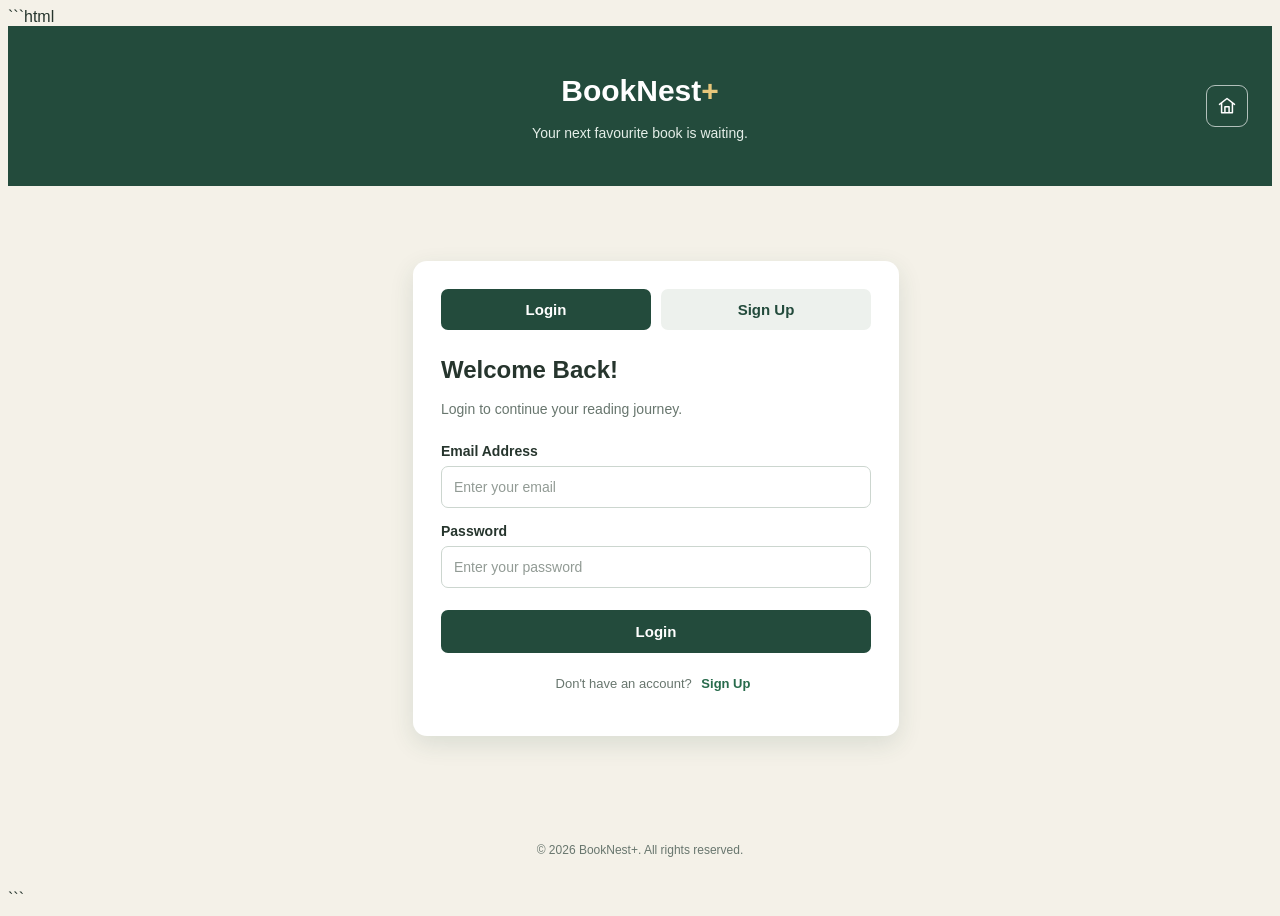
<file: login.html>
```html
<!DOCTYPE html>
<html lang="en">
<head>
    <meta charset="UTF-8">
    <meta name="viewport" content="width=device-width, initial-scale=1.0">
    <title>BookNest+ | Login</title>
    <link rel="stylesheet" href="login.css">
</head>
<body>

    <header class="site-header">
        <h1>BookNest<span>+</span></h1>
        <p>Your next favourite book is waiting.</p>
        <a class="home-icon-link" href="index.html" aria-label="Go to homepage" title="Go to homepage">
            <svg viewBox="0 0 24 24" aria-hidden="true">
                <path d="m3 10 9-7 9 7"></path>
                <path d="M5.5 9v11h13V9M9.5 20v-7h5v7"></path>
            </svg>
        </a>
    </header>

    <main class="container">
        <section class="auth-card">

            <div class="tabs">
                <button type="button" class="tab active"
                    onclick="window.location.href='login.html'">
                    Login
                </button>

                <button type="button" class="tab"
                    onclick="window.location.href='signup.html'">
                    Sign Up
                </button>
            </div>

            <h2>Welcome Back!</h2>
            <p class="subtitle">Login to continue your reading journey.</p>

            <form id="loginForm">
                <label for="loginEmail">Email Address</label>
                <input
                    type="email"
                    id="loginEmail"
                    placeholder="Enter your email"
                    required
                >

                <label for="loginPassword">Password</label>
                <input
                    type="password"
                    id="loginPassword"
                    placeholder="Enter your password"
                    required
                >

                <button type="submit" class="submit-btn">Login</button>

                <p id="loginMessage" class="message" role="status"></p>
            </form>

            <p class="switch-text">
                Don't have an account?
                <button type="button" class="text-btn"
                    onclick="window.location.href='signup.html'">
                    Sign Up
                </button>
            </p>

        </section>
    </main>

    <footer>
        <p>&copy; 2026 BookNest+. All rights reserved.</p>
    </footer>

    <script src="login.js"></script>
</body>
</html>
```
</file>
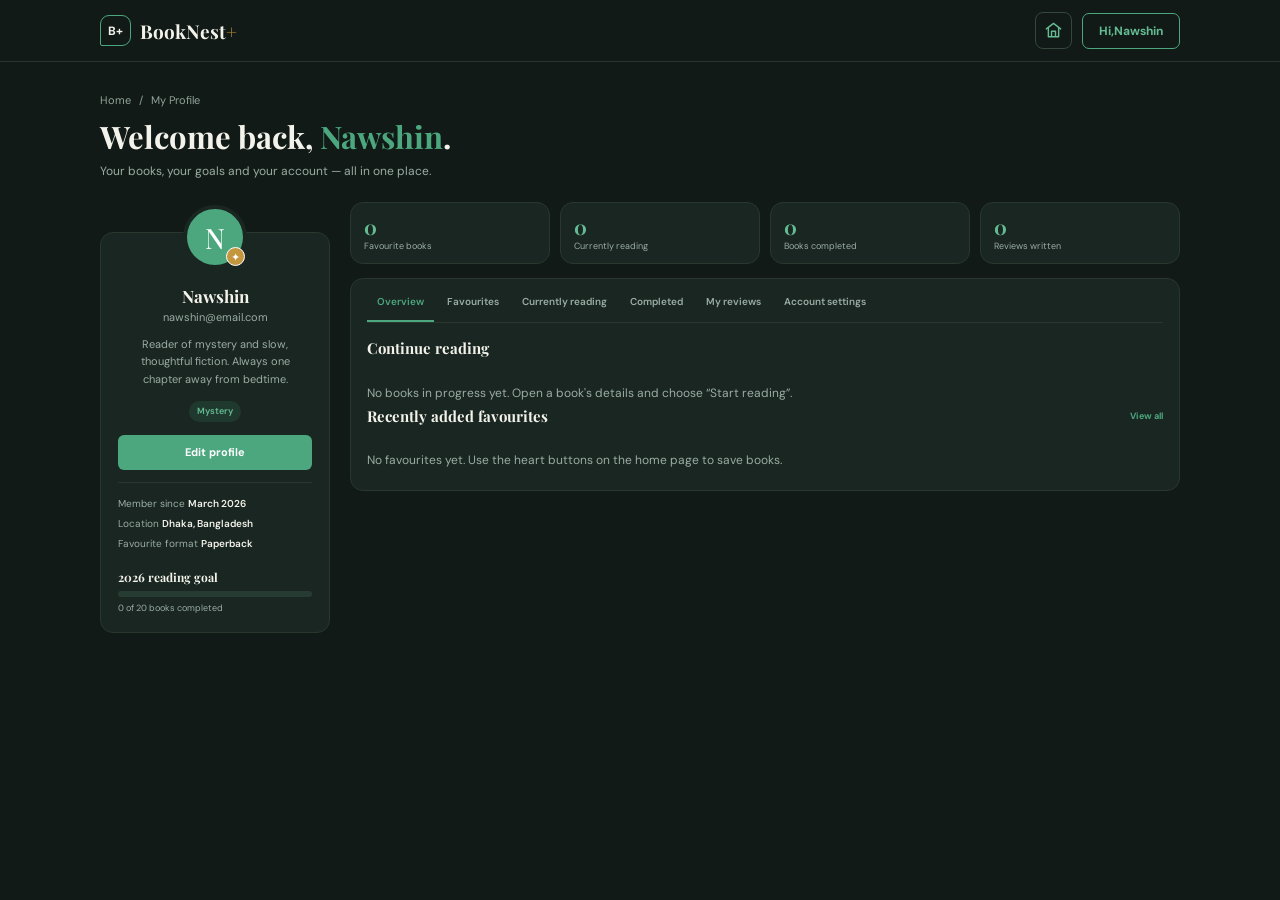
<file: profile.html>
<!DOCTYPE html>
<html lang="en">
<head>
  <meta charset="UTF-8">
  <meta name="viewport" content="width=device-width, initial-scale=1.0">
  <meta name="description" content="Your BookNest+ reading profile, favourites, and progress.">
  <title>My Profile | BookNest+</title>
  <link rel="preconnect" href="https://fonts.googleapis.com">
  <link rel="preconnect" href="https://fonts.gstatic.com" crossorigin>
  <link href="https://fonts.googleapis.com/css2?family=DM+Sans:wght@400;500;600;700&family=Playfair+Display:wght@500;600;700&display=swap"
    rel="stylesheet">
  <link rel="stylesheet" href="profile.css">
  <script src="profile.js" defer></script>
</head>
<body>
  <header class="profile-header">
    <a class="profile-logo" href="index.html" aria-label="BookNest+ home">
      <span class="logo-icon">B+</span>
      <span>BookNest<span class="logo-plus">+</span></span>
    </a>
    <div class="profile-header-actions">
      <a class="home-icon-link" href="index.html" aria-label="Go to homepage" title="Go to homepage">
        <svg viewBox="0 0 24 24" aria-hidden="true">
          <path d="m3 10 9-7 9 7"></path>
          <path d="M5.5 9v11h13V9M9.5 20v-7h5v7"></path>
        </svg>
      </a>
      <a class="greeting-link" href="profile.html">Hi, <span data-first-name>Nawshin</span></a>
    </div>
  </header>

  <main>
    <section class="profile-intro">
      <div class="profile-container">
        <nav class="breadcrumbs" aria-label="Breadcrumb">
          <a href="index.html">Home</a><span aria-hidden="true">/</span><span>My Profile</span>
        </nav>
        <h1>Welcome back, <span data-profile-name>Nawshin</span>.</h1>
        <p>Your books, your goals and your account — all in one place.</p>
      </div>
    </section>

    <div class="profile-container profile-layout">
      <aside class="reader-card">
        <div class="avatar" aria-hidden="true"><span data-initial>N</span><span class="avatar-star">✦</span></div>
        <h2 data-profile-name>Nawshin</h2>
        <p class="profile-email" data-profile-email>nawshin@email.com</p>
        <p class="reader-bio" data-profile-bio>Reader of mystery and slow, thoughtful fiction. Always one chapter away from bedtime.</p>
        <div class="interest-tags" aria-label="Reading interests">
          <span data-profile-genre>Mystery</span>
        </div>
        <button class="edit-profile" type="button" data-open-settings>Edit profile</button>
        <div class="reader-facts">
          <p>Member since <strong>March 2026</strong></p>
          <p>Location <strong data-profile-location>Dhaka, Bangladesh</strong></p>
          <p>Favourite format <strong>Paperback</strong></p>
        </div>
        <div class="reading-goal">
          <h3>2026 reading goal</h3>
          <div class="goal-track" role="progressbar" aria-label="2026 reading goal" aria-valuemin="0" aria-valuemax="20" aria-valuenow="12">
            <span></span>
          </div>
          <p><span data-goal-completed>12</span> of <span data-reading-goal>20</span> books completed</p>
        </div>
      </aside>

      <section class="profile-content" aria-label="Reading dashboard">
        <div class="stats-grid" aria-label="Reading statistics">
          <article class="stat-card"><strong data-favourite-count>0</strong><span>Favourite books</span></article>
          <article class="stat-card"><strong data-reading-count>0</strong><span>Currently reading</span></article>
          <article class="stat-card"><strong data-completed-count>0</strong><span>Books completed</span></article>
          <article class="stat-card"><strong data-review-count>0</strong><span>Reviews written</span></article>
        </div>

        <div class="dashboard-card">
          <div class="profile-tabs" role="tablist" aria-label="Profile sections">
            <button class="profile-tab active" id="tab-overview" type="button" role="tab" aria-selected="true" aria-controls="panel-overview" data-profile-tab="overview">Overview</button>
            <button class="profile-tab" id="tab-favourites" type="button" role="tab" aria-selected="false" aria-controls="panel-favourites" data-profile-tab="favourites" tabindex="-1">Favourites</button>
            <button class="profile-tab" id="tab-reading" type="button" role="tab" aria-selected="false" aria-controls="panel-reading" data-profile-tab="reading" tabindex="-1">Currently reading</button>
            <button class="profile-tab" id="tab-completed" type="button" role="tab" aria-selected="false" aria-controls="panel-completed" data-profile-tab="completed" tabindex="-1">Completed</button>
            <button class="profile-tab" id="tab-reviews" type="button" role="tab" aria-selected="false" aria-controls="panel-reviews" data-profile-tab="reviews" tabindex="-1">My reviews</button>
            <button class="profile-tab" id="tab-settings" type="button" role="tab" aria-selected="false" aria-controls="panel-settings" data-profile-tab="settings" tabindex="-1">Account settings</button>
          </div>

          <section class="tab-panel" id="panel-overview" role="tabpanel" aria-labelledby="tab-overview" data-profile-panel="overview">
            <div class="panel-heading"><h2>Continue reading</h2></div>
            <div class="book-grid" data-book-list="reading-overview"></div>
            <p class="book-list-empty" data-book-empty="reading-overview" hidden>
              No books in progress yet. Open a book's details and choose “Start reading”.
            </p>

            <div class="panel-heading favourites-heading">
              <h2>Recently added favourites</h2>
              <button class="text-link" type="button" data-open-favourites>View all</button>
            </div>
            <div class="book-grid" data-book-list="recent"></div>
            <p class="book-list-empty" data-book-empty="recent" hidden>
              No favourites yet. Use the heart buttons on the home page to save books.
            </p>
          </section>

          <section class="tab-panel" id="panel-favourites" role="tabpanel" aria-labelledby="tab-favourites" data-profile-panel="favourites" hidden>
            <div class="panel-heading"><h2>Your favourite books</h2></div>
            <div class="book-grid" data-book-list="favourites"></div>
            <p class="book-list-empty" data-book-empty="favourites" hidden>
              No favourites yet. Use the heart buttons on the home page to save books.
            </p>
          </section>

          <section class="tab-panel" id="panel-reading" role="tabpanel" aria-labelledby="tab-reading" data-profile-panel="reading" hidden>
            <div class="panel-heading"><h2>Currently reading</h2></div>
            <div class="book-grid" data-book-list="reading"></div>
            <p class="book-list-empty" data-book-empty="reading" hidden>
              No books in progress. Open a book's details and choose “Start reading”.
            </p>
          </section>

          <section class="tab-panel" id="panel-completed" role="tabpanel" aria-labelledby="tab-completed" data-profile-panel="completed" hidden>
            <div class="panel-heading"><h2>Completed books</h2></div>
            <div class="book-grid" data-book-list="completed"></div>
            <p class="book-list-empty" data-book-empty="completed" hidden>
              No completed books yet. Mark a book as completed from its details.
            </p>
          </section>

          <section class="tab-panel" id="panel-reviews" role="tabpanel" aria-labelledby="tab-reviews" data-profile-panel="reviews" hidden>
            <div class="panel-heading"><h2>My reviews</h2></div>
            <div class="review-list" data-review-list></div>
            <p class="book-list-empty" data-review-empty hidden>
              No reviews yet. Open a book's details to write your first review.
            </p>
          </section>

          <section class="tab-panel" id="panel-settings" role="tabpanel" aria-labelledby="tab-settings" data-profile-panel="settings" hidden>
            <div class="panel-heading"><h2>Account settings</h2></div>
            <form class="settings-form" id="profileForm">
              <div class="settings-grid">
                <div class="settings-field">
                  <label for="profileNameInput">Full name</label>
                  <input id="profileNameInput" name="name" type="text" autocomplete="name" required>
                </div>
                <div class="settings-field">
                  <label for="profileUsernameInput">Username</label>
                  <input id="profileUsernameInput" name="username" type="text" autocomplete="username" required>
                </div>
                <div class="settings-field">
                  <label for="profileEmailInput">Email</label>
                  <input id="profileEmailInput" name="email" type="email" autocomplete="email" required>
                </div>
                <div class="settings-field">
                  <label for="profilePhoneInput">Phone</label>
                  <input id="profilePhoneInput" name="phone" type="tel" autocomplete="tel" placeholder="+880 1XXX-XXXXXX">
                </div>
                <div class="settings-field">
                  <label for="profileLocationInput">Location</label>
                  <input id="profileLocationInput" name="location" type="text" autocomplete="address-level2" required>
                </div>
                <div class="settings-field">
                  <label for="profileGenreInput">Favourite genre</label>
                  <select id="profileGenreInput" name="genre">
                    <option>Mystery</option>
                    <option>Fiction</option>
                    <option>Self-growth</option>
                    <option>Adventure</option>
                    <option>Education</option>
                    <option>Biography</option>
                  </select>
                </div>
                <div class="settings-field settings-field-wide">
                  <label for="profileBioInput">Bio</label>
                  <textarea id="profileBioInput" name="bio" rows="3" maxlength="240"></textarea>
                </div>
                <div class="settings-field">
                  <label for="currentPasswordInput">Current password</label>
                  <input id="currentPasswordInput" name="currentPassword" type="password" autocomplete="current-password" placeholder="Enter current password">
                </div>
                <div class="settings-field">
                  <label for="newPasswordInput">New password</label>
                  <input id="newPasswordInput" name="newPassword" type="password" autocomplete="new-password" minlength="6" placeholder="Leave blank to keep current">
                </div>
              </div>
              <button class="forgot-password" id="forgotPasswordButton" type="button">Forgot password?</button>
              <div class="settings-field goal-field">
                <label for="readingGoalInput">Yearly reading goal</label>
                <input id="readingGoalInput" name="readingGoal" type="number" min="1" max="365" required>
              </div>
              <p class="form-message" id="profileMessage" role="status" aria-live="polite"></p>
              <div class="settings-actions">
                <button class="cancel-profile" id="cancelProfileButton" type="button">Cancel</button>
                <button class="save-profile" type="submit">Save changes</button>
              </div>
            </form>
          </section>
        </div>
      </section>
    </div>
  </main>
  <dialog class="book-detail-modal" id="profileBookModal" aria-labelledby="profileBookTitle">
    <button class="book-modal-close" type="button" aria-label="Close book details">×</button>
    <span class="book-modal-category" id="profileBookCategory"></span>
    <h2 id="profileBookTitle"></h2>
    <p class="book-modal-author" id="profileBookAuthor"></p>
    <p class="book-modal-meta" id="profileBookYear"></p>
    <p class="book-modal-description" id="profileBookDescription"></p>
    <div class="profile-book-actions">
      <button class="profile-book-action" type="button" data-book-action="reading">Start reading</button>
      <button class="profile-book-action" type="button" data-book-action="completed">Mark completed</button>
    </div>
    <p class="form-message" id="profileBookMessage" role="status" aria-live="polite"></p>
    <form class="profile-review-form" id="profileReviewForm">
      <h3>Write a review</h3>
      <label for="profileReviewRating">Your rating</label>
      <select id="profileReviewRating">
        <option value="5">★★★★★ — Loved it</option>
        <option value="4">★★★★☆ — Really good</option>
        <option value="3">★★★☆☆ — It was good</option>
        <option value="2">★★☆☆☆ — Not for me</option>
        <option value="1">★☆☆☆☆ — Disappointing</option>
      </select>
      <label for="profileReviewText">Your review</label>
      <textarea id="profileReviewText" rows="3" maxlength="500" required></textarea>
      <button class="save-profile" type="submit">Save review</button>
    </form>
  </dialog>
</body>
</html>
</file>
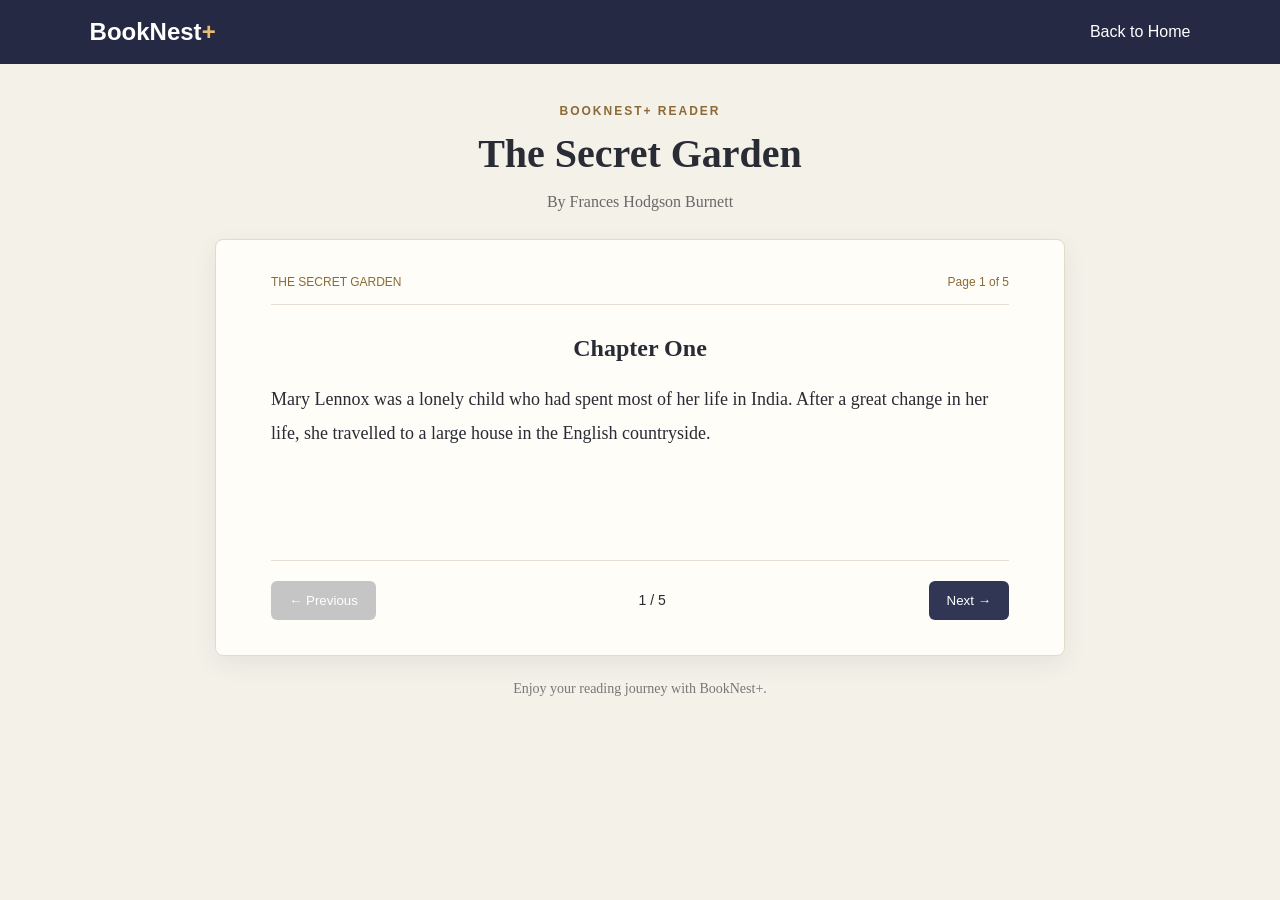
<file: reader.html>
<!DOCTYPE html>
<html lang="en">
<head>
    <meta charset="UTF-8">
    <meta name="viewport" content="width=device-width, initial-scale=1.0">
    <title>BookNest+ | Book Reader</title>
    <link rel="stylesheet" href="reader.css">
</head>
<body>

    <header class="reader-header">
        <a class="logo" href="../index.html">BookNest<span>+</span></a>
        <a class="back-link" href="../index.html">Back to Home</a>
    </header>

    <main class="reader-container">
        <section class="book-info">
            <p class="eyebrow">BOOKNEST+ READER</p>
            <h1 id="book-title">The Secret Garden</h1>
            <p class="author">By Frances Hodgson Burnett</p>
        </section>

        <article class="book-page">
            <div class="page-heading">
                <span>THE SECRET GARDEN</span>
                <span id="page-number">Page 1 of 5</span>
            </div>

            <h2 id="chapter-title">Chapter One</h2>
            <div id="page-content" class="page-content"></div>

            <div class="page-controls">
                <button id="previous-btn" type="button">← Previous</button>
                <span id="page-status">1 / 5</span>
                <button id="next-btn" type="button">Next →</button>
            </div>
        </article>

        <p class="reader-note">
            Enjoy your reading journey with BookNest+.
        </p>
    </main>

    <script src="reader.js"></script>
</body>
</html>
</file>
<file: login.css>
```css
/* ===== Global Reset ===== */
* {
    box-sizing: border-box;
    margin: 0;
    padding: 0;
}

html {
    min-height: 100%;
}

body {
    font-family: Arial, sans-serif;
    background: #f4f1e8;
    color: #26352d;
    min-height: 100vh;
    display: flex;
    flex-direction: column;
}

/* ===== Header ===== */
.site-header {
    position: relative;
    text-align: center;
    padding: 28px 15px;
    background: #234b3c;
    color: #ffffff;
}

.home-icon-link {
    position: absolute;
    top: 50%;
    right: 24px;
    width: 40px;
    height: 40px;
    display: grid;
    place-items: center;
    transform: translateY(-50%);
    border: 1px solid rgba(255, 255, 255, 0.65);
    border-radius: 9px;
    color: #ffffff;
    transition: background 0.2s ease, color 0.2s ease;
}

.home-icon-link:hover {
    background: #e8c77b;
    color: #234b3c;
}

.home-icon-link svg {
    width: 20px;
    height: 20px;
    fill: none;
    stroke: currentColor;
    stroke-linecap: round;
    stroke-linejoin: round;
    stroke-width: 1.8;
}

.home-icon-link:focus-visible {
    outline: 2px solid #e8c77b;
    outline-offset: 3px;
}

.site-header h1 {
    font-size: 30px;
    margin-bottom: 6px;
    font-weight: bold;
}

.site-header h1 span {
    color: #e8c77b;
}

.site-header p {
    color: #e4eee8;
    font-size: 14px;
    line-height: 1.6;
}

/* ===== Main Container ===== */
.container {
    flex: 1;
    width: 100%;
    display: flex;
    justify-content: center;
    align-items: center;
    padding: 35px 16px;
}

/* ===== Login / Signup Card ===== */
.auth-card {
    width: 100%;
    max-width: 430px;
    background: #ffffff;
    border-radius: 14px;
    padding: 28px;
    box-shadow: 0 8px 25px rgba(35, 75, 60, 0.12);
}

/* ===== Tabs ===== */
.tabs {
    display: flex;
    gap: 10px;
    margin-bottom: 26px;
}

.tab {
    flex: 1;
    padding: 12px 10px;
    border: none;
    border-radius: 7px;
    background: #edf1ed;
    color: #234b3c;
    cursor: pointer;
    font-size: 15px;
    font-weight: bold;
    transition: background 0.2s ease, color 0.2s ease;
}

.tab:hover {
    background: #dce7df;
}

.tab.active {
    background: #234b3c;
    color: #ffffff;
}

/* ===== Form Heading ===== */
.auth-card h2 {
    font-size: 24px;
    margin-bottom: 8px;
    color: #26352d;
}

.subtitle {
    color: #68766e;
    font-size: 14px;
    line-height: 1.6;
    margin-bottom: 22px;
}

/* ===== Form Labels ===== */
.auth-card label {
    display: block;
    font-size: 14px;
    font-weight: bold;
    color: #26352d;
    margin: 15px 0 7px;
}

/* ===== Input Fields ===== */
.auth-card input {
    display: block;
    width: 100%;
    padding: 12px;
    border: 1px solid #ccd6cf;
    border-radius: 7px;
    background: #ffffff;
    color: #26352d;
    outline: none;
    font-family: Arial, sans-serif;
    font-size: 14px;
    transition: border-color 0.2s ease, box-shadow 0.2s ease;
}

.auth-card input::placeholder {
    color: #929b95;
}

.auth-card input:focus {
    border-color: #36785c;
    box-shadow: 0 0 0 3px rgba(54, 120, 92, 0.12);
}

/* ===== Submit Button ===== */
.submit-btn {
    display: block;
    width: 100%;
    padding: 13px;
    margin-top: 22px;
    background: #234b3c;
    color: #ffffff;
    border: none;
    border-radius: 7px;
    font-family: Arial, sans-serif;
    font-size: 15px;
    font-weight: bold;
    cursor: pointer;
    transition: background 0.2s ease;
}

.submit-btn:hover {
    background: #18392d;
}

.submit-btn:focus-visible,
.tab:focus-visible,
.text-btn:focus-visible {
    outline: 2px solid #36785c;
    outline-offset: 3px;
}

/* ===== Login / Signup Message ===== */
.message {
    font-size: 14px;
    margin-top: 14px;
    line-height: 1.5;
    overflow-wrap: anywhere;
}

.message.success {
    color: #247342;
}

.message.error {
    color: #b42318;
}

/* ===== Switch Login / Signup ===== */
.switch-text {
    text-align: center;
    font-size: 13px;
    line-height: 1.7;
    color: #68766e;
    margin-top: 20px;
}

.text-btn {
    display: inline;
    border: none;
    background: none;
    color: #286b4c;
    cursor: pointer;
    font-family: Arial, sans-serif;
    font-size: 13px;
    font-weight: bold;
}

.text-btn:hover {
    text-decoration: underline;
}

/* ===== Footer ===== */
footer {
    text-align: center;
    padding: 18px 12px;
    font-size: 12px;
    line-height: 1.6;
    color: #68766e;
}

/* ===== Hidden Elements ===== */
[hidden] {
    display: none !important;
}

/* ===== Tablet and Mobile ===== */
@media (max-width: 480px) {
    .site-header {
        padding: 22px 12px;
    }

    .site-header h1 {
        font-size: 27px;
    }

    .site-header p {
        font-size: 13px;
    }

    .container {
        padding: 24px 14px;
    }

    .auth-card {
        padding: 22px 18px;
        border-radius: 12px;
    }

    .auth-card h2 {
        font-size: 21px;
    }

    .tabs {
        gap: 8px;
        margin-bottom: 23px;
    }

    .tab {
        padding: 11px 8px;
        font-size: 14px;
    }

    .auth-card input {
        padding: 12px;
        font-size: 14px;
    }

    .submit-btn {
        padding: 13px;
    }
}
```
</file>
<file: profile.css>
:root {
  --green: #4ca77f;
  --green-dark: #65bc94;
  --green-pale: #233b30;
  --page: #111a16;
  --text: #f3f3eb;
  --muted: #9aada5;
  --border: #29372f;
  --heading-font: "Playfair Display", Georgia, serif;
  --body-font: "DM Sans", Arial, sans-serif;
}

* {
  box-sizing: border-box;
}

body {
  margin: 0;
  background: var(--page);
  color: var(--text);
  font-family: var(--body-font);
  line-height: 1.5;
}

a {
  color: inherit;
  text-decoration: none;
}

button {
  font: inherit;
}

.profile-header {
  min-height: 62px;
  padding: 10px max(24px, calc((100% - 1080px) / 2));
  display: flex;
  align-items: center;
  justify-content: space-between;
  gap: 16px;
  background: #fff;
  border-bottom: 1px solid var(--border);
}

.profile-header-actions {
  display: flex;
  align-items: center;
  gap: 10px;
}

.home-icon-link {
  width: 37px;
  height: 37px;
  display: grid;
  place-items: center;
  border: 1px solid #34483d;
  border-radius: 8px;
  color: var(--green-dark);
  transition: background 0.2s ease, border-color 0.2s ease;
}

.home-icon-link:hover {
  border-color: var(--green);
  background: #1d3027;
}

.home-icon-link svg {
  width: 19px;
  height: 19px;
  fill: none;
  stroke: currentColor;
  stroke-linecap: round;
  stroke-linejoin: round;
  stroke-width: 1.8;
}

.home-icon-link:focus-visible {
  outline: 2px solid #c08c36;
  outline-offset: 3px;
}

.profile-logo {
  display: inline-flex;
  align-items: center;
  gap: 9px;
  color: var(--green-dark);
  font: 700 19px var(--heading-font);
}

.logo-icon {
  width: 31px;
  height: 31px;
  display: grid;
  place-items: center;
  border: 1px solid var(--green);
  border-radius: 9px 9px 9px 2px;
  font: 700 12px var(--body-font);
}

.logo-plus {
  color: #c08c36;
}

.greeting-link,
.outline-button {
  display: inline-flex;
  align-items: center;
  justify-content: center;
  border: 1px solid #9db6a9;
  border-radius: 7px;
  padding: 8px 16px;
  color: var(--green-dark);
  background: #fff;
  font-size: 12px;
  font-weight: 700;
}

.greeting-link:hover,
.outline-button:hover {
  background: var(--green-pale);
}

.profile-intro {
  padding: 30px 0 64px;
  background: linear-gradient(115deg, #e2ecdf, #f4f5ee);
}

.profile-container {
  width: min(1080px, calc(100% - 40px));
  margin-inline: auto;
}

.breadcrumbs {
  display: flex;
  gap: 8px;
  align-items: center;
  margin-bottom: 8px;
  color: var(--muted);
  font-size: 11px;
}

.breadcrumbs a:hover {
  color: var(--green);
}

.profile-intro h1 {
  margin: 0;
  font: 700 clamp(25px, 4vw, 31px)/1.25 var(--heading-font);
}

.profile-intro h1 span {
  color: var(--green);
}

.profile-intro p {
  margin: 7px 0 0;
  color: var(--muted);
  font-size: 12px;
}

.profile-layout {
  display: grid;
  grid-template-columns: 230px minmax(0, 1fr);
  align-items: start;
  gap: 20px;
  margin-top: -42px;
  padding-bottom: 48px;
}

.reader-card,
.stat-card,
.dashboard-card {
  background: #fff;
  border: 1px solid var(--border);
  border-radius: 13px;
  box-shadow: 0 8px 22px #234b3c0b;
}

.reader-card {
  position: relative;
  margin-top: 30px;
  padding: 52px 17px 17px;
  text-align: center;
}

.avatar {
  position: absolute;
  top: -28px;
  left: 50%;
  width: 64px;
  height: 64px;
  display: grid;
  place-items: center;
  transform: translateX(-50%);
  border: 4px solid #fff;
  border-radius: 50%;
  background: var(--green);
  color: #fff;
  font: 500 28px var(--heading-font);
}

.avatar-star {
  position: absolute;
  right: -2px;
  bottom: -1px;
  width: 19px;
  height: 19px;
  display: grid;
  place-items: center;
  border: 1px solid #fff;
  border-radius: 50%;
  background: #c4973e;
  color: #fff;
  font: 11px var(--body-font);
}

.reader-card h2 {
  margin: 0;
  font: 700 17px var(--heading-font);
}

.profile-email {
  margin: 2px 0 10px;
  overflow-wrap: anywhere;
  color: var(--muted);
  font-size: 11px;
}

.reader-bio {
  margin: 0 auto 12px;
  max-width: 190px;
  color: var(--muted);
  font-size: 11px;
  line-height: 1.6;
}

.interest-tags {
  display: flex;
  flex-wrap: wrap;
  justify-content: center;
  gap: 5px;
}

.interest-tags span {
  border-radius: 20px;
  padding: 4px 8px;
  background: #eaf2ec;
  color: var(--green-dark);
  font-size: 9px;
  font-weight: 600;
}

.edit-profile {
  width: 100%;
  margin: 13px 0 12px;
  padding: 9px;
  border: 0;
  border-radius: 6px;
  background: var(--green);
  color: #fff;
  cursor: pointer;
  font-size: 11px;
  font-weight: 700;
}

.edit-profile:hover {
  background: var(--green-dark);
}

.reader-facts {
  padding: 8px 0;
  border-top: 1px solid var(--border);
  text-align: left;
}

.reader-facts p {
  margin: 5px 0;
  color: var(--muted);
  font-size: 10px;
}

.reader-facts strong {
  color: var(--text);
  font-weight: 600;
}

.reading-goal {
  margin-top: 5px;
  text-align: left;
}

.reading-goal h3 {
  margin: 0 0 6px;
  font: 700 12px var(--heading-font);
}

.goal-track,
.reading-progress {
  overflow: hidden;
  height: 6px;
  border-radius: 10px;
  background: #e8ece8;
}

.goal-track span,
.reading-progress span {
  display: block;
  height: 100%;
  border-radius: inherit;
  background: var(--green);
}

.goal-track span {
  width: 60%;
}

.reading-goal p {
  margin: 5px 0 0;
  color: var(--muted);
  font-size: 9px;
}

.profile-content {
  min-width: 0;
}

.stats-grid {
  display: grid;
  grid-template-columns: repeat(4, minmax(0, 1fr));
  gap: 10px;
  margin-bottom: 14px;
}

.stat-card {
  min-height: 62px;
  display: flex;
  flex-direction: column;
  justify-content: center;
  padding: 9px 13px;
}

.stat-card strong {
  color: var(--green-dark);
  font: 700 20px var(--heading-font);
}

.stat-card span {
  color: var(--muted);
  font-size: 9px;
}

.dashboard-card {
  padding: 0 16px 17px;
}

.profile-tabs {
  display: flex;
  gap: 3px;
  overflow-x: auto;
  border-bottom: 1px solid var(--border);
}

.profile-tab {
  flex: 0 0 auto;
  padding: 15px 10px 11px;
  border: 0;
  border-bottom: 2px solid transparent;
  background: transparent;
  color: var(--muted);
  cursor: pointer;
  font-size: 10px;
  font-weight: 600;
}

.profile-tab:hover,
.profile-tab.active {
  color: var(--green);
}

.profile-tab.active {
  border-bottom-color: var(--green);
}

.profile-tab:focus-visible,
.edit-profile:focus-visible,
.text-link:focus-visible,
.outline-button:focus-visible,
.greeting-link:focus-visible {
  outline: 2px solid #c08c36;
  outline-offset: 3px;
}

.tab-panel {
  padding-top: 15px;
}

.panel-heading {
  display: flex;
  align-items: center;
  justify-content: space-between;
  gap: 10px;
  margin-bottom: 10px;
}

.panel-heading h2 {
  margin: 0;
  font: 700 15px var(--heading-font);
}

.reading-item {
  display: grid;
  grid-template-columns: 54px minmax(0, 1fr) auto;
  align-items: center;
  gap: 12px;
  margin-bottom: 18px;
}

.book-cover {
  min-height: 126px;
  display: flex;
  align-items: flex-end;
  padding: 10px;
  border-radius: 5px;
  box-shadow: 0 5px 10px #1d2b2420;
  color: #fff;
  font: 700 10px/1.35 var(--heading-font);
}

.reading-item .book-cover {
  min-height: 91px;
  padding: 6px;
  font-size: 8px;
}

.cover-quiet {
  background: linear-gradient(145deg, #1a684c, #164c3b);
}

.cover-river {
  background: #97502f;
}

.cover-atlas {
  background: #31516e;
}

.cover-salt {
  background: #70405c;
}

.cover-bookbinder {
  background: #a68130;
}

.reading-details {
  min-width: 0;
}

.reading-details h3,
.favourite-book h3,
.review-card h3 {
  margin: 0;
  font-size: 11px;
  font-weight: 700;
}

.reading-details p,
.favourite-book p {
  margin: 2px 0 7px;
  color: var(--muted);
  font-size: 9px;
}

.reading-progress {
  height: 5px;
  margin-bottom: 4px;
}

.reading-progress span {
  width: 68%;
}

.reading-details small,
.review-card small {
  color: var(--muted);
  font-size: 8px;
}

.outline-button {
  white-space: nowrap;
  padding: 8px 11px;
  font-size: 10px;
}

.favourites-heading {
  margin: 0 0 9px;
}

.text-link {
  padding: 2px 0;
  border: 0;
  background: transparent;
  color: var(--green);
  cursor: pointer;
  font-size: 9px;
  font-weight: 700;
}

.book-grid {
  display: grid;
  grid-template-columns: repeat(4, minmax(0, 1fr));
  gap: 12px;
}

.favourite-book {
  min-width: 0;
  display: flex;
  flex-direction: column;
  align-items: stretch;
  padding: 0;
  border: 0;
  background: transparent;
  color: inherit;
  cursor: pointer;
  text-align: left;
}

.favourite-book:hover .book-cover,
.favourite-book:focus-visible .book-cover {
  transform: translateY(-3px);
  filter: brightness(1.12);
}

.favourite-book:focus-visible {
  outline: 2px solid var(--green);
  outline-offset: 4px;
  border-radius: 5px;
}

.favourite-book .book-cover {
  margin-bottom: 6px;
  transition: transform 0.18s ease, filter 0.18s ease;
}

.favourite-title {
  display: block;
  font-size: 9px;
  font-weight: 700;
  line-height: 1.35;
}

.favourite-author {
  display: block;
  margin-top: 2px;
  color: var(--muted);
  font-size: 9px;
}

.cover-adventure {
  background: linear-gradient(145deg, #287c5b, #174b38);
}

.cover-education {
  background: linear-gradient(145deg, #496c88, #28465e);
}

.cover-fiction {
  background: linear-gradient(145deg, #87506d, #5b354b);
}

.cover-biography {
  background: linear-gradient(145deg, #ae7c38, #805523);
}

.cover-mystery {
  background: linear-gradient(145deg, #536e70, #304849);
}

.cover-fantasy {
  background: linear-gradient(145deg, #685593, #433669);
}

.cover-science {
  background: linear-gradient(145deg, #39777c, #245159);
}

.cover-history {
  background: linear-gradient(145deg, #9b5c3f, #70412e);
}

.book-list-empty {
  margin: 16px 0 4px;
  color: var(--muted);
  font-size: 12px;
}

.book-detail-modal {
  width: min(460px, calc(100% - 32px));
  max-height: calc(100vh - 32px);
  overflow-y: auto;
  padding: 30px;
  border: 1px solid #34483d;
  border-radius: 14px;
  background: #1a2621;
  color: var(--text);
  box-shadow: 0 20px 70px #0008;
}

.book-detail-modal::backdrop {
  background: #050a078c;
  backdrop-filter: blur(3px);
}

.book-modal-close {
  float: right;
  width: 32px;
  height: 32px;
  border: 1px solid var(--border);
  border-radius: 50%;
  background: transparent;
  color: var(--text);
  cursor: pointer;
  font-size: 20px;
  line-height: 1;
}

.book-modal-category {
  display: block;
  margin-top: 14px;
  color: var(--green-dark);
  font-size: 10px;
  font-weight: 700;
  letter-spacing: 1.2px;
  text-transform: uppercase;
}

.book-detail-modal h2 {
  margin: 7px 0 5px;
  font: 700 24px/1.25 var(--heading-font);
}

.book-modal-author,
.book-modal-meta {
  margin: 4px 0;
  color: var(--muted);
  font-size: 12px;
}

.book-modal-description {
  margin: 18px 0;
  line-height: 1.7;
  font-size: 13px;
}

.profile-book-actions {
  display: flex;
  flex-wrap: wrap;
  gap: 8px;
}

.profile-book-action {
  padding: 9px 12px;
  border: 1px solid var(--green);
  border-radius: 7px;
  background: transparent;
  color: var(--green-dark);
  cursor: pointer;
  font-size: 11px;
  font-weight: 700;
}

.profile-book-action:hover {
  background: #20392e;
}

.profile-review-form {
  display: grid;
  gap: 8px;
  margin-top: 18px;
  padding-top: 15px;
  border-top: 1px solid var(--border);
}

.profile-review-form h3 {
  margin: 0 0 3px;
  font: 700 15px var(--heading-font);
}

.profile-review-form label {
  color: var(--text);
  font-size: 11px;
  font-weight: 600;
}

.profile-review-form select,
.profile-review-form textarea {
  width: 100%;
  padding: 10px;
  border: 1px solid #34483d;
  border-radius: 7px;
  background: #121b16;
  color: var(--text);
  font: 12px var(--body-font);
}

.profile-review-form textarea {
  resize: vertical;
}

.profile-review-form .save-profile {
  justify-self: start;
}

.review-card {
  padding: 14px;
  border: 1px solid var(--border);
  border-radius: 8px;
  background: #fbfcfa;
}

.review-card > div {
  display: flex;
  justify-content: space-between;
  gap: 10px;
}

.review-rating {
  color: #c08c36;
  letter-spacing: 2px;
  font-size: 12px;
}

.review-card p {
  margin: 8px 0 5px;
  color: var(--muted);
  font-size: 11px;
}

.settings-form {
  width: 100%;
}

.settings-grid {
  display: grid;
  grid-template-columns: repeat(2, minmax(0, 1fr));
  column-gap: 16px;
  row-gap: 14px;
}

.settings-field {
  min-width: 0;
}

.settings-field-wide {
  grid-column: 1 / -1;
}

.settings-field label {
  display: block;
  margin: 0 0 7px;
  color: var(--text);
  font-size: 12px;
  font-weight: 700;
}

.settings-field input,
.settings-field select,
.settings-field textarea {
  width: 100%;
  min-height: 45px;
  padding: 11px 14px;
  border: 1px solid #34443b;
  border-radius: 8px;
  background: #121b16;
  color: var(--text);
  font: 13px var(--body-font);
}

.settings-field textarea {
  min-height: 86px;
  resize: vertical;
}

.settings-field input::placeholder,
.settings-field textarea::placeholder {
  color: #77877f;
}

.settings-field select {
  color-scheme: dark;
}

.settings-field input:focus,
.settings-field select:focus,
.settings-field textarea:focus {
  border-color: var(--green);
  outline: 2px solid #216b4c24;
}

.forgot-password {
  margin: 16px 0;
  padding: 0;
  border: 0;
  background: none;
  color: var(--green-dark);
  cursor: pointer;
  font-size: 12px;
  font-weight: 700;
  text-decoration: underline;
}

.forgot-password:hover {
  color: #83d1a9;
}

.goal-field {
  width: calc(50% - 8px);
}

.save-profile {
  min-width: 138px;
  padding: 12px 18px;
  border: 1px solid var(--green);
  border-radius: 8px;
  background: var(--green);
  color: #fff;
  cursor: pointer;
  font-size: 12px;
  font-weight: 700;
}

.save-profile:hover {
  background: #5bbb8e;
}

.settings-actions {
  display: flex;
  justify-content: flex-end;
  gap: 10px;
  margin-top: 8px;
}

.cancel-profile {
  min-width: 92px;
  padding: 11px 16px;
  border: 1px solid var(--green);
  border-radius: 8px;
  background: transparent;
  color: var(--green-dark);
  cursor: pointer;
  font-size: 12px;
  font-weight: 700;
}

.cancel-profile:hover {
  background: #20392e;
}

.form-message {
  min-height: 18px;
  margin: 8px 0 0;
  font-size: 11px;
}

.form-message.success {
  color: var(--green);
}

.form-message.error {
  color: #e2ad63;
}

.form-message:empty {
  display: none;
}

[hidden] {
  display: none !important;
}

@media (max-width: 760px) {
  .profile-container {
    width: min(560px, calc(100% - 32px));
  }

  .profile-layout {
    grid-template-columns: 1fr;
    gap: 14px;
    margin-top: -35px;
  }

  .reader-card {
    margin-top: 28px;
  }

  .reader-bio {
    max-width: 280px;
  }
}

@media (max-width: 480px) {
  .profile-header {
    padding-inline: 16px;
  }

  .profile-intro {
    padding-top: 23px;
    padding-bottom: 55px;
  }

  .profile-container {
    width: calc(100% - 24px);
  }

  .stats-grid {
    grid-template-columns: repeat(2, minmax(0, 1fr));
  }

  .dashboard-card {
    padding-inline: 11px;
  }

  .profile-tab {
    padding-inline: 8px;
    font-size: 9px;
  }

  .book-grid {
    grid-template-columns: repeat(2, minmax(0, 1fr));
    gap: 14px 10px;
  }

  .book-cover {
    min-height: 145px;
  }

  .reading-item {
    grid-template-columns: 48px minmax(0, 1fr);
  }

  .reading-item .outline-button {
    grid-column: 2;
    justify-self: start;
  }

  .settings-grid {
    grid-template-columns: 1fr;
    row-gap: 12px;
  }

  .settings-field-wide {
    grid-column: auto;
  }

  .goal-field {
    width: 100%;
  }

  .settings-actions {
    justify-content: stretch;
  }

  .settings-actions button {
    flex: 1;
  }

  .book-detail-modal {
    padding: 22px;
  }
}

  body {
    color-scheme: dark;
  }

  .profile-header {
    background: #111a16;
  }

  .profile-logo {
    color: #f3f3eb;
  }

  .greeting-link,
  .outline-button {
    border-color: var(--green);
    background: transparent;
    color: var(--green-dark);
  }

  .greeting-link:hover,
  .outline-button:hover {
    background: #1d3027;
  }

  .profile-intro {
    background: #111a16;
  }

  .breadcrumbs {
    color: #91a39b;
  }

  .reader-card,
  .stat-card,
  .dashboard-card {
    background: #1a2621;
    box-shadow: none;
  }

  .avatar {
    border-color: #1a2621;
  }

  .interest-tags span {
    background: #20392e;
    color: var(--green-dark);
  }

  .goal-track,
  .reading-progress {
    background: #263b31;
  }

  .review-card {
    background: #17221d;
  }

  .settings-form input {
    border-color: #35463d;
    background: #131d18;
    color: var(--text);
  }
</file>
<file: reader.css>
* {
    box-sizing: border-box;
}

body {
    margin: 0;
    font-family: Georgia, "Times New Roman", serif;
    background: #f4f1e9;
    color: #292b35;
}

.reader-header {
    display: flex;
    justify-content: space-between;
    align-items: center;
    padding: 18px 7%;
    background: #252943;
    color: white;
}

.logo {
    color: white;
    font-family: Arial, sans-serif;
    font-size: 24px;
    font-weight: bold;
    text-decoration: none;
}

.logo span {
    color: #e8bd72;
}

.back-link {
    color: white;
    text-decoration: none;
    font-family: Arial, sans-serif;
}

.reader-container {
    width: min(850px, 92%);
    margin: 40px auto;
}

.book-info {
    text-align: center;
    margin-bottom: 28px;
}

.eyebrow {
    color: #8b6a38;
    font: bold 12px Arial, sans-serif;
    letter-spacing: 2px;
}

.book-info h1 {
    margin: 12px 0 8px;
    font-size: clamp(28px, 5vw, 40px);
}

.author {
    color: #686868;
}

.book-page {
    background: #fffdf7;
    border: 1px solid #e3dac8;
    border-radius: 8px;
    padding: 35px clamp(18px, 5vw, 55px);
    box-shadow: 0 8px 25px #25294312;
    min-height: 380px;
}

.page-heading {
    display: flex;
    justify-content: space-between;
    gap: 12px;
    padding-bottom: 15px;
    border-bottom: 1px solid #e5dfd3;
    color: #8b6a38;
    font: 12px Arial, sans-serif;
}

#chapter-title {
    margin-top: 30px;
    text-align: center;
}

.page-content {
    min-height: 150px;
    font-size: 18px;
    line-height: 1.9;
    white-space: pre-line;
}

.page-controls {
    display: flex;
    justify-content: space-between;
    align-items: center;
    gap: 12px;
    margin-top: 28px;
    padding-top: 20px;
    border-top: 1px solid #e5dfd3;
    font-family: Arial, sans-serif;
}

.page-controls button {
    border: none;
    border-radius: 6px;
    padding: 12px 18px;
    background: #303653;
    color: white;
    cursor: pointer;
}

.page-controls button:hover {
    background: #48527a;
}

.page-controls button:disabled {
    background: #c5c5c5;
    cursor: not-allowed;
}

#page-status {
    font-size: 14px;
    white-space: nowrap;
}

.reader-note {
    text-align: center;
    color: #777;
    font-size: 14px;
    margin-top: 25px;
}

@media (max-width: 480px) {
    .reader-header {
        padding: 16px 4%;
    }

    .logo {
        font-size: 20px;
    }

    .book-page {
        padding: 22px 16px;
    }

    .page-controls button {
        padding: 10px;
        font-size: 12px;
    }
}
</file>
